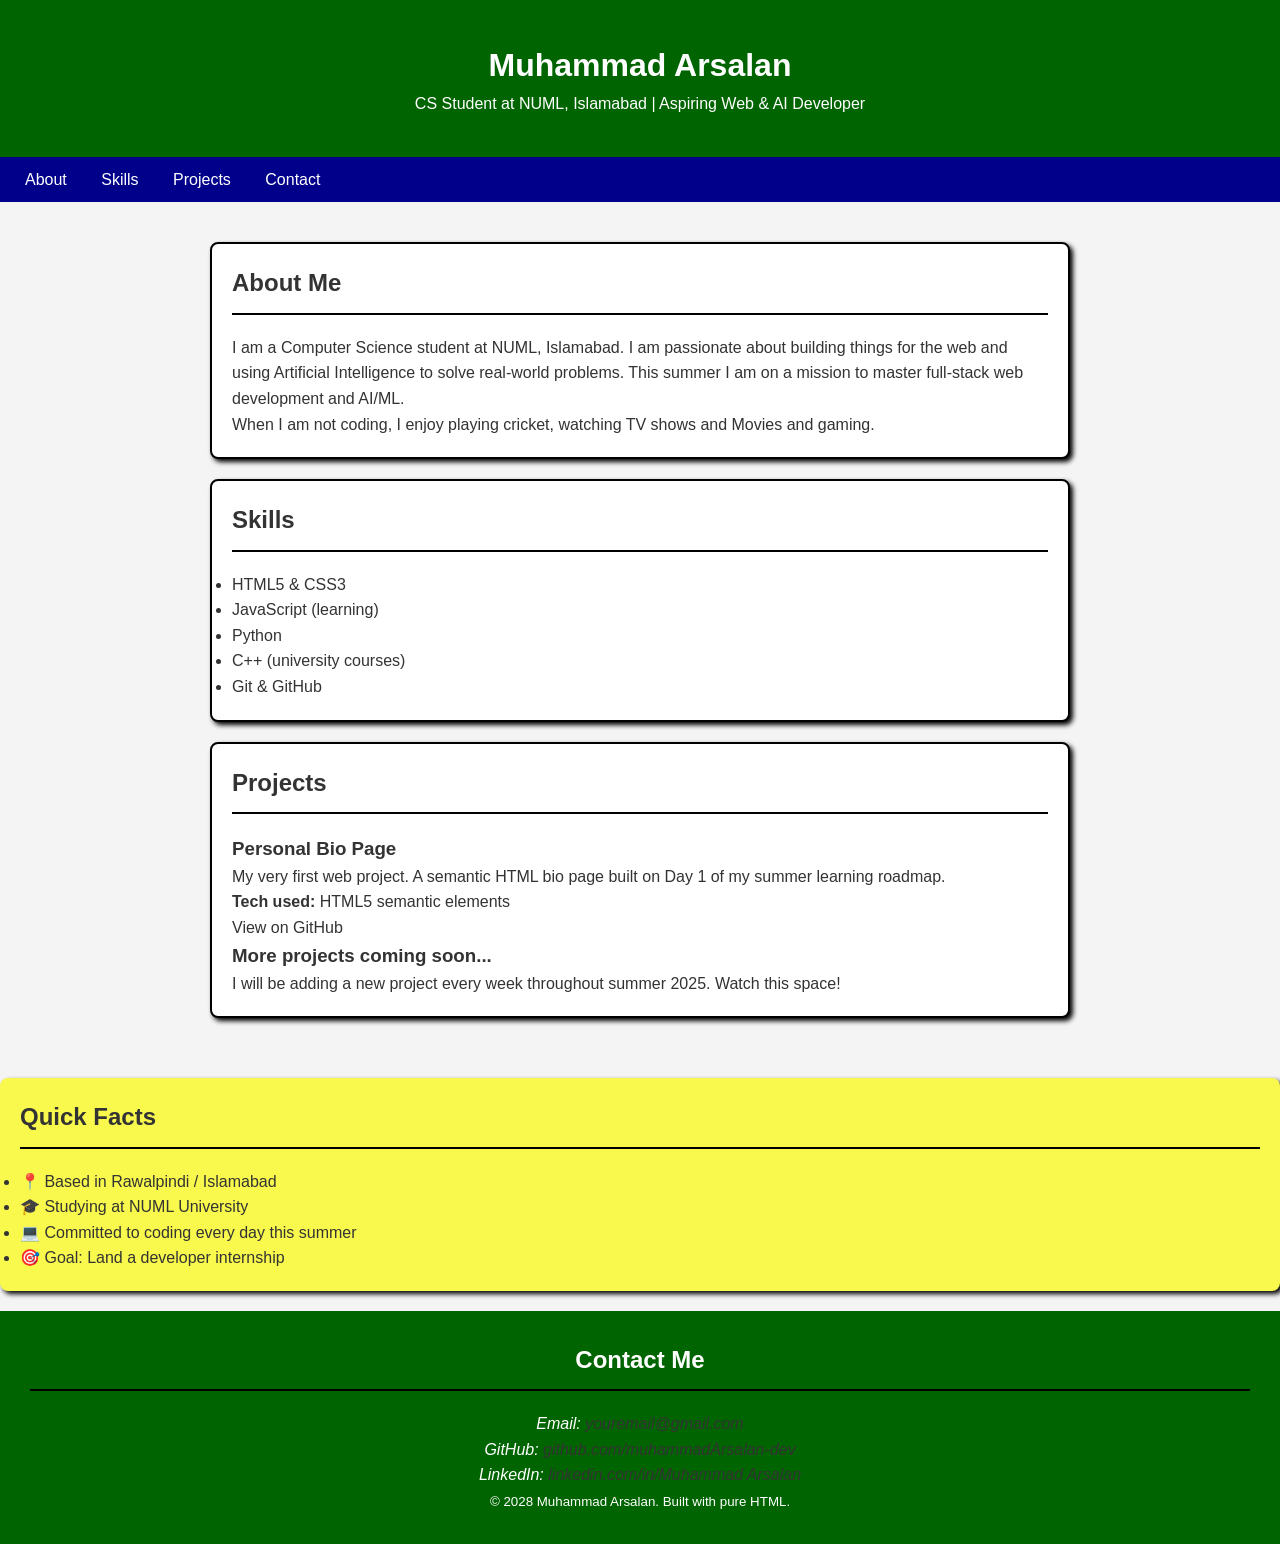
<file: day-01-html-bio/index.html>
<!doctype html>
<html lang="en">

<head>
    <meta charset="UTF-8" />
    <meta name="viewport" content="width=device-width, initial-scale=1.0" />
    <meta name="description" content="Bio page of Muhammad Arsalan, CS student at NUML Islamabad" />
    <title>Arsalan — CS Student at NUML</title>
    <link rel="stylesheet" href="style.css">
</head>

<body>
    <header>
        <h1>Muhammad Arsalan</h1>
        <p>CS Student at NUML, Islamabad | Aspiring Web & AI Developer</p>
    </header>
    <nav>
        <ul>
            <li><a href="#about">About</a></li>
            <li><a href="#skills">Skills</a></li>
            <li><a href="#projects">Projects</a></li>
            <li><a href="#contact">Contact</a></li>
        </ul>
    </nav>
    <main>
        <section id="about">
            <h2>About Me</h2>
            <p>
                I am a Computer Science student at NUML, Islamabad. I am passionate
                about building things for the web and using Artificial Intelligence to
                solve real-world problems. This summer I am on a mission to master
                full-stack web development and AI/ML.
            </p>
            <p>
                When I am not coding, I enjoy playing cricket, watching TV shows and
                Movies and gaming.
            </p>
        </section>
        <section id="Skills">
            <h2>Skills</h2>
            <ul>
                <li>HTML5 &amp; CSS3</li>
                <li>JavaScript (learning)</li>
                <li>Python</li>
                <li>C++ (university courses)</li>
                <li>Git &amp; GitHub</li>
            </ul>
        </section>
        <section id="projects">
            <h2>Projects</h2>
            <article>
                <h3>Personal Bio Page</h3>
                <p>
                    My very first web project. A semantic HTML bio page
                    built on Day 1 of my summer learning roadmap.
                </p>
                <p>
                    <strong>Tech used:</strong> HTML5 semantic elements
                </p>
                <p>
                    <a href="https://github.com/muhammadArsalan-dev/web-fundamentals">
                        View on GitHub
                    </a>
                </p>
            </article>

            <article>
                <h3>More projects coming soon...</h3>
                <p>
                    I will be adding a new project every week throughout
                    summer 2025. Watch this space!
                </p>
            </article>
        </section>
    </main>
    <aside>
        <h2>Quick Facts</h2>
        <ul>
            <li>📍 Based in Rawalpindi / Islamabad</li>
            <li>🎓 Studying at NUML University</li>
            <li>💻 Committed to coding every day this summer</li>
            <li>🎯 Goal: Land a developer internship</li>
        </ul>
    </aside>
    <footer id="contact">
        <h2>Contact Me</h2>
        <address>
            <p>Email: <a href="mailto:ars369606@gmail.com">youremail@gmail.com</a></p>
            <p>GitHub: <a href="https://github.com/muhammadArsalan-dev">github.com/muhammadArsalan-dev</a></p>
            <p>LinkedIn: <a href="https://www.linkedin.com/in/muhammad-arsalan-786550355/">linkedin.com/in/Muhammad Arsalan</a></p>
        </address>
        <p>
            <small>&copy; 2028 Muhammad Arsalan. Built with pure HTML.</small>
        </p>
    </footer>
</body>

</html>
</file>
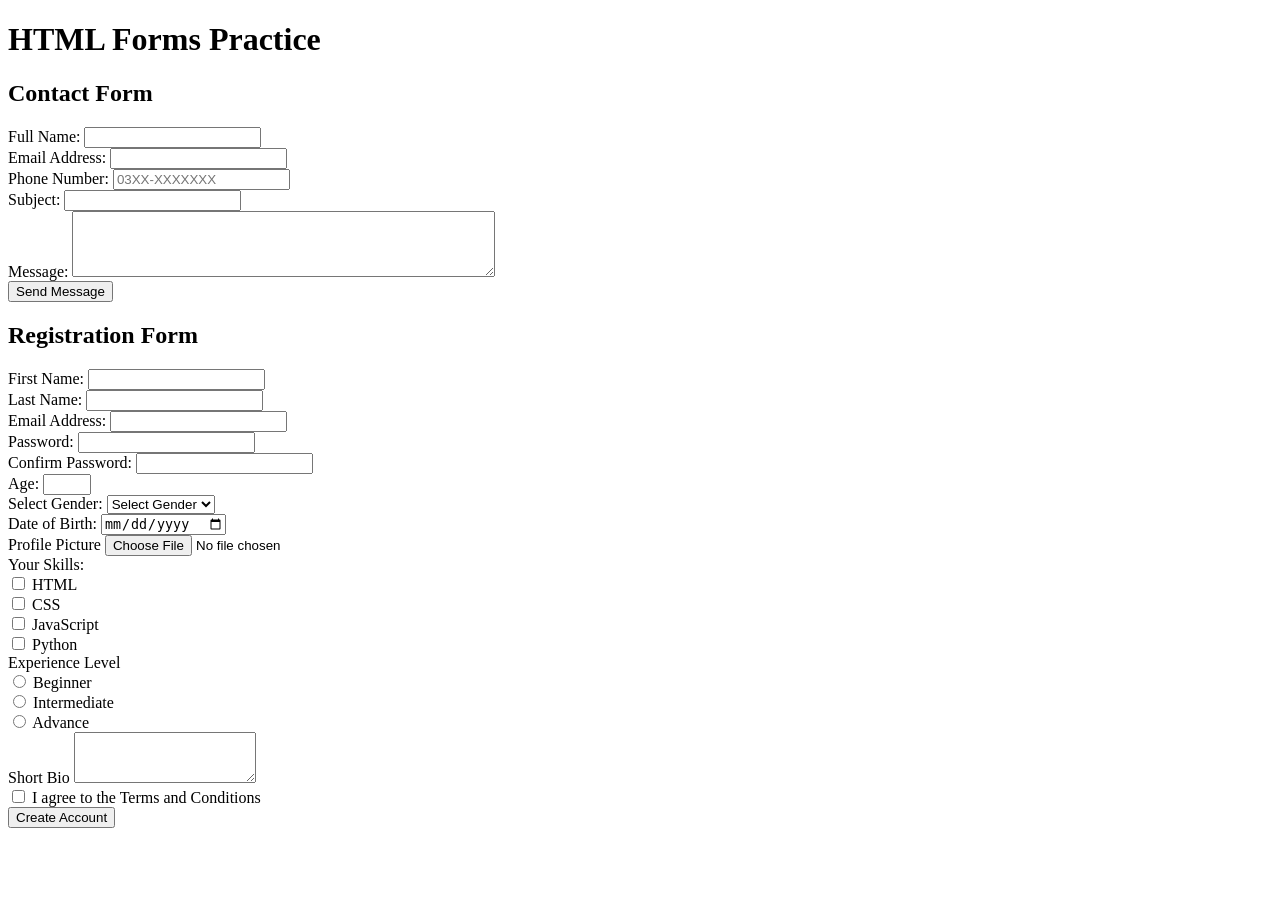
<file: day-02-html-forms/index.html>
<!DOCTYPE html>
<html lang="en">

<head>
    <meta charset="UTF-8">
    <meta name="viewport" content="width=device-width, initial-scale=1.0">
    <title>HTML Forms Practice</title>
</head>

<body>
    <h1>HTML Forms Practice</h1>
    <h2>Contact Form</h2>
    <form action="#" method="post">
        <label for="fullName">Full Name: </label>
        <input type="text" minlength="2" maxlength="50" id="fullName" required><br>
        <label for="email">Email Address: </label>
        <input type="email" id="email" required><br>
        <label for="phoneNumber">Phone Number:</label>
        <input type="tel" placeholder="03XX-XXXXXXX" pattern="[0-9]{4}-[0-9]{7}" id="phoneNumber"><br>
        <label for="subject">Subject: </label>
        <input type="text" maxlength="100" id="subject" required><br>
        <label for="message">Message: </label>
        <textarea name="message" id="message" required minlength="20" rows="4" cols="50"></textarea><br>
        <input type="submit" value="Send Message">
    </form>

    <h2>Registration Form</h2>
    <form action="#" method="post">
        <label for="firstName">First Name:</label>
        <input type="text" name="firstName" id="firstName" required maxlength="30"><br>
        <label for="lastName">Last Name:</label>
        <input type="text" name="lastName" id="lastName" required maxlength="30"><br>
        <label for="email">Email Address:</label>
        <input type="email" required id="email" name="email"><br>
        <label for="password">Password:</label>
        <input type="password" required minlength="8" id="password" name="password"><br>
        <label for="confirmPassword">Confirm Password:</label>
        <input type="password" required minlength="8" id="confirmPassword" name="confirmPassword"><br>
        <label for="age">Age:</label>
        <input type="number" required min="16" max="60" id="age" name="age"><br>
        <label for="gender">Select Gender:</label>
        <select name="gender" id="gender" required>
            <option value="selectGender" disabled selected>Select Gender</option>
            <option value="male">Male</option>
            <option value="female">Female</option>
            <option value="other">Other</option>
        </select><br>
        <label for="dateOFBirth">Date of Birth:</label>
        <input type="date" name="dateOFBirth" id="dateOFBirth" required><br>
        <label for="profilePicture">Profile Picture</label>
        <input type="file" accept="image/png, image/jpeg, image/gif" name="profilePicture" id="profilePicture" required><br>
        <label for="skills">Your Skills:</label><br>
        <input type="checkbox" id="html" name="html" value="html">
        <label for="html">HTML</label><br>
        <input type="checkbox" id="css" name="css" value="css">
        <label for="css">CSS</label><br>
        <input type="checkbox" id="js" name="js" value="js">
        <label for="js">JavaScript</label><br>
        <input type="checkbox" id="python" name="python" value="python">
        <label for="python">Python</label><br>
        <label for="experience">Experience Level</label><br>
        <input type="radio" id="beginner" name="experience" value="beginner">
        <label for="experience">Beginner</label><br>
        <input type="radio" id="intermediate" name="experience" value="intermediate">
        <label for="experience">Intermediate</label><br>
        <input type="radio" id="advance" name="experience" value="advance">
        <label for="experience">Advance</label><br>
        <label for="shortBio">Short Bio</label>
        <textarea name="shortBio" id="shortBio" maxlength="300" rows="3" ></textarea><br>
        <input type="checkbox" id="terms" name="terms" value="terms">
        <label for="terms">I agree to the Terms and Conditions</label><br>
        <input type="submit" value="Create Account">
    </form>
</body>

</html>
</file>
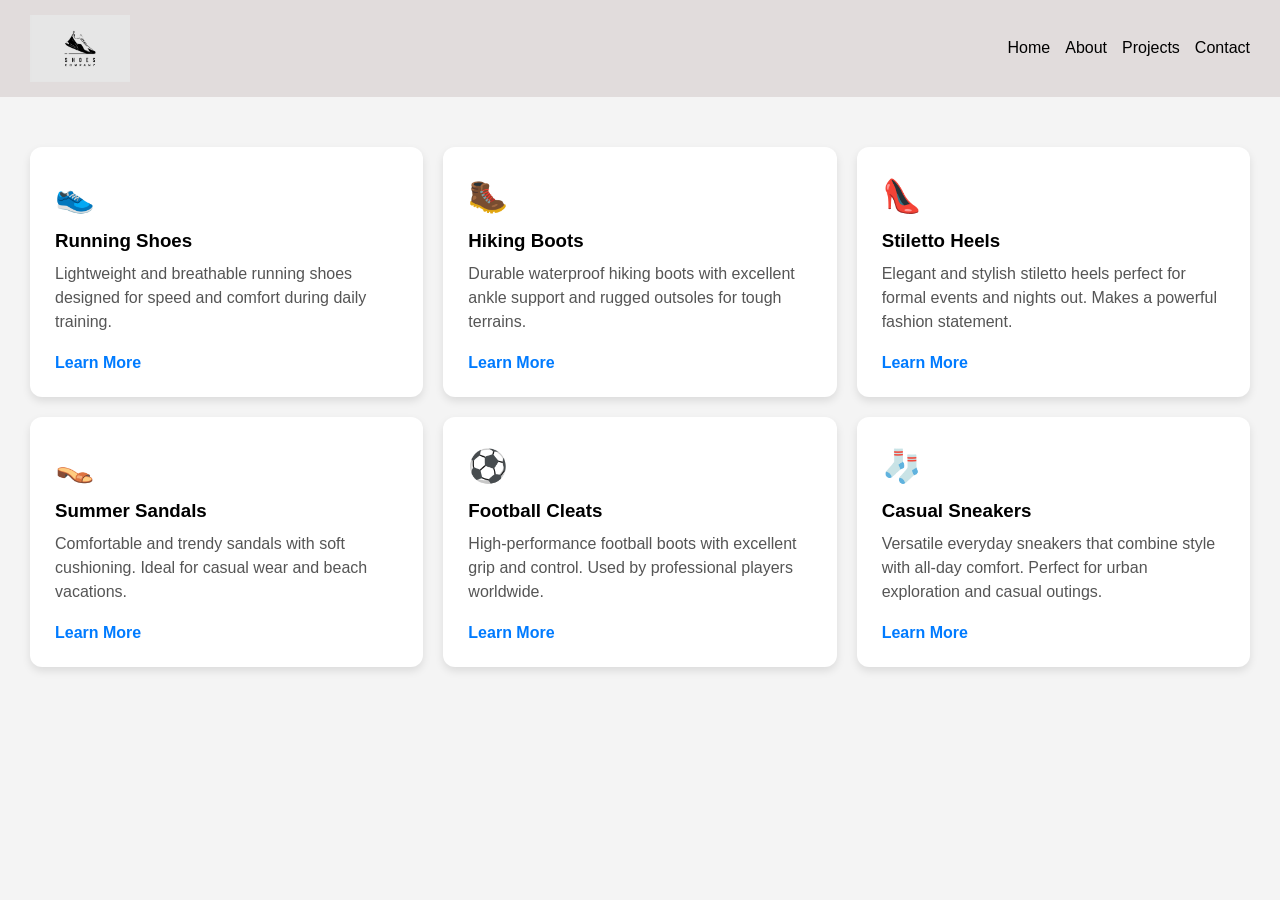
<file: day-04-flexbox/index.html>
<!DOCTYPE html>
<html lang="en">

<head>
    <meta charset="UTF-8">
    <meta name="viewport" content="width=device-width, initial-scale=1.0">
    <title>shoe-brand</title>
    <style>
        * {
            margin: 0;
            padding: 0;
            box-sizing: border-box;
        }

        body {
            background-color: #f4f4f4;
            font-family: sans-serif;
        }

        nav {
            display: flex;
            justify-content: space-between;
            background-color: rgb(225, 220, 220);
            padding: 15px 30px;
            align-items: center;
            margin-bottom: 30px;
        }

        ul {
            display: flex;
            gap: 15px;
        }

        ul li {
            list-style: none;
        }

        a {
            text-decoration: none;
            color: black;
        }

        a:hover {
            color: rgb(128, 124, 124);
            cursor: pointer;
            text-decoration: underline;
        }

        .cards-container {
            display: flex;
            flex-wrap: wrap;
            gap: 20px;
            padding: 20px;
            justify-content: center;
        }

        .card {
            width: calc(33.333% - 20px);
            min-width: 280px;
            background-color: white;
            padding: 25px;
            border-radius: 12px;
            box-shadow: 0 4px 8px rgba(0, 0, 0, 0.1);
            display: flex;
            flex-direction: column;
            justify-content: space-between;
            transition: transform 0.3s ease;
        }

        .card:hover {
            transform: translateY(-5px);
        }

        .card p:first-child {
            font-size: 2rem;
            margin-bottom: 10px;
        }

        .card h3 {
            margin-bottom: 10px;
        }

        .card p {
            color: #555;
            margin-bottom: 20px;
            line-height: 1.5;
        }

        .card a {
            font-weight: bold;
            color: #007bff;
            align-self: flex-start;
        }

        .card a:hover {
            color: #0056b3;
            text-decoration: underline;
        }
    </style>
</head>

<body>
    <nav>
        <img src="shoe-company.avif" alt="shoe-brand-logo" width="100px">
        <ul>
            <li><a href="#">Home</a></li>
            <li><a href="#">About</a></li>
            <li><a href="#">Projects</a></li>
            <li><a href="#">Contact</a></li>
        </ul>
    </nav>
    <section>
        <div class="cards-container">
            <div class="card">
                <p>👟</p>
                <h3>Running Shoes</h3>
                <p>Lightweight and breathable running shoes designed for speed and comfort during daily training.</p>
                <a href="#">Learn More</a>
            </div>
            <div class="card">
                <p>🥾</p>
                <h3>Hiking Boots</h3>
                <p>Durable waterproof hiking boots with excellent ankle support and rugged outsoles for tough terrains.</p>
                <a href="#">Learn More</a>
            </div>
            <div class="card">
                <p>👠</p>
                <h3>Stiletto Heels</h3>
                <p>Elegant and stylish stiletto heels perfect for formal events and nights out. Makes a powerful fashion statement.</p>
                <a href="#">Learn More</a>
            </div>
            <div class="card">
                <p>👡</p>
                <h3>Summer Sandals</h3>
                <p>Comfortable and trendy sandals with soft cushioning. Ideal for casual wear and beach vacations.</p>
                <a href="#">Learn More</a>
            </div>
            <div class="card">
                <p>⚽</p>
                <h3>Football Cleats</h3>
                <p>High-performance football boots with excellent grip and control. Used by professional players worldwide.</p>
                <a href="#">Learn More</a>
            </div>
            <div class="card">
                <p>🧦</p>
                <h3>Casual Sneakers</h3>
                <p>Versatile everyday sneakers that combine style with all-day comfort. Perfect for urban exploration and casual outings.</p>
                <a href="#">Learn More</a>
            </div>
            
        </div>
    </section>
</body>

</html>
</file>
<file: day-01-html-bio/style.css>
*{
    margin: 0;
    padding: 0;
    box-sizing: border-box;
}
body{
    font-family: Arial, sans-serif;
    background-color: #f4f4f4;
    color: #333333;
    line-height: 1.6;
}
header{
    background-color: darkgreen;
    color: white;
    padding: 40px;
    text-align: center;
}
nav{
    background-color: darkblue;
    padding: 10px;  
    color: white;
}
nav ul li{
    display: inline-block;
    padding-left: 15px;
    padding-right: 15px;
}
nav ul li a{
    color: white;
    text-decoration: none;
}
nav ul {
    list-style: none;
}
nav ul li:hover{
    background-color: rgb(42, 42, 227) ;
}
main{
    max-width: 900px;
    margin: 20px auto;
    padding: 20px;
}
section{
    background-color: white;
    padding: 20px;
    margin-bottom: 20px;
    border: 2px solid black;
    border-radius: 8px;
    box-shadow: 3px 3px 5px black;
}
h2{
    border-bottom: 2px solid black;
    padding-bottom: 10px;
    margin-bottom: 20px;
}
a{
    color: #333333;
    text-decoration: none;
}
a:hover {
    text-decoration: underline;
}
aside{
    background-color: rgb(249, 249, 77);
    padding: 20px;
    margin-top: 20px;
    color: #333333;
    border-radius: 8px;
    box-shadow: 3px 3px 5px black;
}
footer{
    background-color: darkgreen;
    color: white;
    text-align: center;
    padding: 30px;
    margin-top: 20px;
}
</file>
